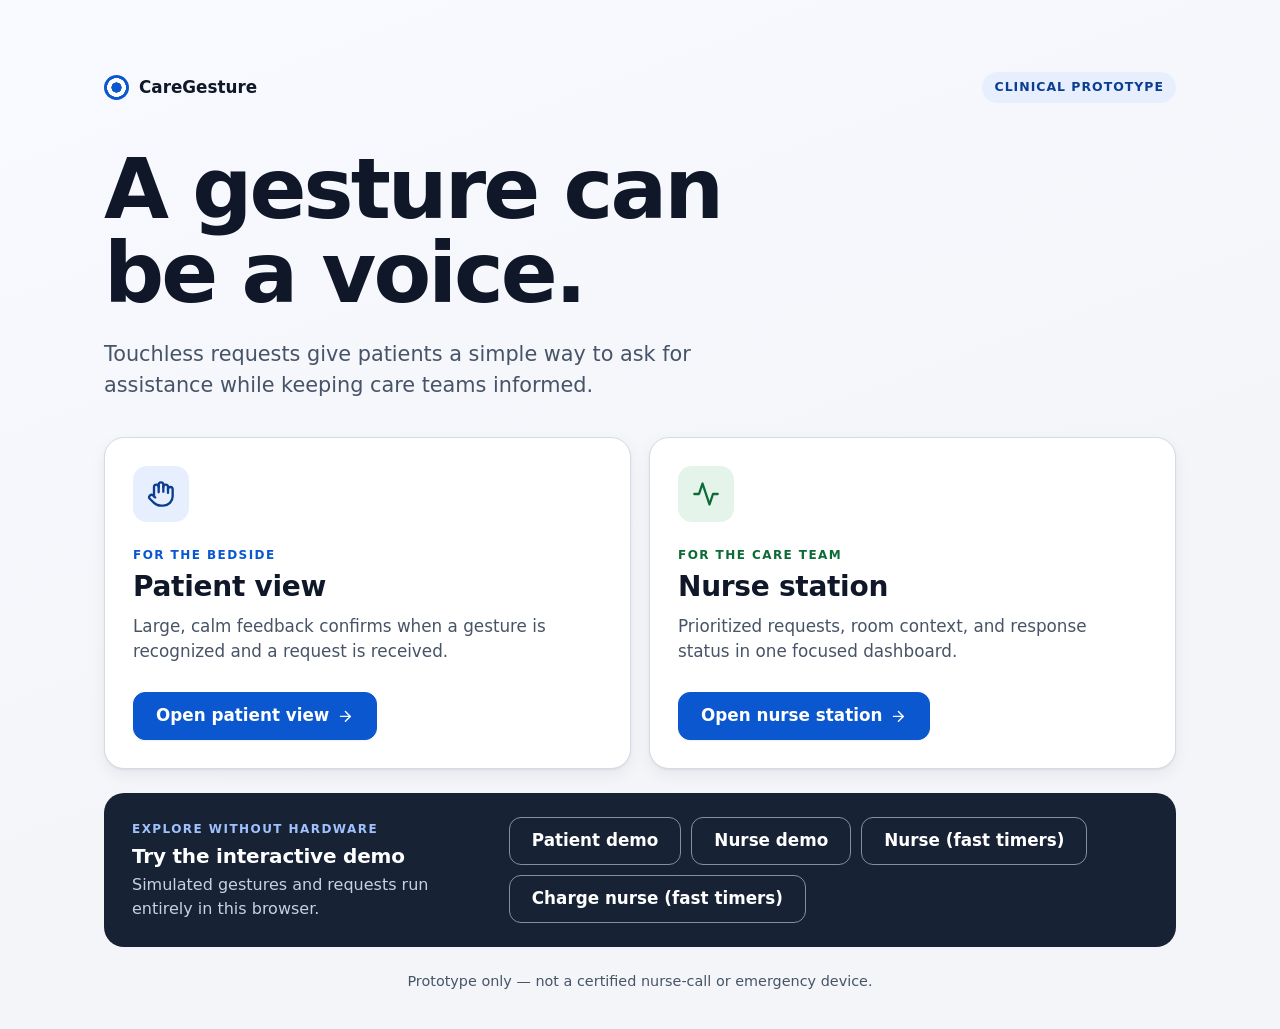
<file: frontend/index.html>
<!doctype html>
<html lang="en">
<head>
  <meta charset="utf-8">
  <meta name="viewport" content="width=device-width, initial-scale=1">
  <title>CareGesture</title>
  <link rel="stylesheet" href="styles.css?v=13">
</head>
<body class="launcher">
  <main>
    <header class="launcher-head">
      <div class="launcher-top">
        <div class="launcher-brand"><span class="brand-mark" aria-hidden="true"></span><span>CareGesture</span></div>
        <span class="prototype-pill">Clinical prototype</span>
      </div>
      <h1>A gesture can be a voice.</h1>
      <p>Touchless requests give patients a simple way to ask for assistance while keeping care teams informed.</p>
    </header>
    <section class="role-grid" aria-label="Choose a live view">
      <article class="role-card role-patient">
        <div class="role-icon" aria-hidden="true"><svg class="icon" viewBox="0 0 24 24" fill="none" stroke="currentColor" stroke-width="2" stroke-linecap="round" stroke-linejoin="round" aria-hidden="true" focusable="false"><path d="M18 11V6a2 2 0 0 0-2-2a2 2 0 0 0-2 2"/><path d="M14 10V4a2 2 0 0 0-2-2a2 2 0 0 0-2 2v2"/><path d="M10 10.5V6a2 2 0 0 0-2-2a2 2 0 0 0-2 2v8"/><path d="M18 8a2 2 0 1 1 4 0v6a8 8 0 0 1-8 8h-2c-2.8 0-4.5-.86-5.99-2.34l-3.6-3.6a2 2 0 0 1 2.83-2.82L7 15"/></svg></div>
        <p class="eyebrow">For the bedside</p>
        <h2>Patient view</h2>
        <p>Large, calm feedback confirms when a gesture is recognized and a request is received.</p>
        <a class="btn btn-primary" href="patient.html">Open patient view <svg class="icon" viewBox="0 0 24 24" fill="none" stroke="currentColor" stroke-width="2" stroke-linecap="round" stroke-linejoin="round" aria-hidden="true" focusable="false"><path d="M5 12h14"/><path d="m12 5 7 7-7 7"/></svg></a>
      </article>
      <article class="role-card role-nurse">
        <div class="role-icon" aria-hidden="true"><svg class="icon" viewBox="0 0 24 24" fill="none" stroke="currentColor" stroke-width="2" stroke-linecap="round" stroke-linejoin="round" aria-hidden="true" focusable="false"><path d="M22 12h-4l-3 9L9 3l-3 9H2"/></svg></div>
        <p class="eyebrow">For the care team</p>
        <h2>Nurse station</h2>
        <p>Prioritized requests, room context, and response status in one focused dashboard.</p>
        <a class="btn btn-primary" href="nurse.html">Open nurse station <svg class="icon" viewBox="0 0 24 24" fill="none" stroke="currentColor" stroke-width="2" stroke-linecap="round" stroke-linejoin="round" aria-hidden="true" focusable="false"><path d="M5 12h14"/><path d="m12 5 7 7-7 7"/></svg></a>
      </article>
    </section>
    <section class="demo-strip">
      <div><p class="eyebrow">Explore without hardware</p><h2>Try the interactive demo</h2><p>Simulated gestures and requests run entirely in this browser.</p></div>
      <div class="launcher-links">
        <a class="btn" href="patient.html?mock=1">Patient demo</a>
        <a class="btn" href="nurse.html?mock=1">Nurse demo</a>
        <a class="btn" href="nurse.html?mock=1&amp;overdue_s=10&amp;escalate_s=20">Nurse (fast timers)</a>
        <a class="btn" href="nurse.html?mock=1&amp;station=charge&amp;overdue_s=10&amp;escalate_s=20">Charge nurse (fast timers)</a>
      </div>
    </section>
    <footer class="launcher-note">Prototype only — not a certified nurse-call or emergency device.</footer>
  </main>
</body>
</html>
</file>
<file: frontend/styles.css>
/* CareGesture shared styles (Member 3). High contrast, large targets, no motion when reduced.
 *
 * Colour is reserved for meaning: blue = action, green = done / healthy, amber = needs a look,
 * red = waiting or broken. Surfaces stay neutral so a status colour is never competing with
 * decoration. System fonts on purpose: the screens must render with no internet on the ward LAN.
 */

:root {
  --bg: #f3f5f9;
  --surface: #ffffff;
  --surface-sunken: #f7f8fb;
  --surface-hover: #eef1f6;
  --surface-active: #e3e7ee;
  --ink: #182235;
  --ink-text: #e6e9f0;
  --ink-muted: #c8d1df;
  --text: #0f1728;
  --muted: #475467;
  --border: #d5dae3;
  --border-strong: #717b8c;
  --accent: #0b57d0;
  --accent-hover: #0846a8;
  --accent-active: #063a8c;
  --accent-ink: #ffffff;
  --ok: #0d6b37;
  --ok-hover: #0a552c;
  --ok-active: #084423;
  --ok-bg: #e4f4ea;
  --warn: #7a4a00;
  --warn-bg: #fff1d6;
  --danger: #a8231b;
  --danger-bg: #fde8e6;
  --danger-surface: #fff5f4;
  --info: #0b3d91;
  --info-bg: #e7efff;
  --info-bg-hover: #dbe7ff;
  --unknown: #4b5260;
  --unknown-bg: #eceef2;
  --focus: #ffb300;
  --radius-lg: 20px;
  --radius: 16px;
  --radius-sm: 10px;
  --radius-pill: 999px;
  --shadow: 0 1px 2px rgba(15, 23, 40, 0.06), 0 6px 16px rgba(15, 23, 40, 0.06);
  --shadow-raised: 0 1px 2px rgba(15, 23, 40, 0.08), 0 12px 28px rgba(15, 23, 40, 0.10);
  --page-max: 1100px;
  --gutter: 24px;
  font-family: system-ui, -apple-system, "Segoe UI", Roboto, "Helvetica Neue", Arial, sans-serif;
}

* { box-sizing: border-box; }
html, body { margin: 0; }
body {
  min-height: 100vh; background: var(--bg); color: var(--text); line-height: 1.5;
  -webkit-font-smoothing: antialiased; text-rendering: optimizeLegibility;
}
[hidden] { display: none !important; }
/* Dark ring inside an amber halo, so focus is visible on light and coloured surfaces alike. */
:focus-visible { outline: 3px solid var(--text); outline-offset: 2px; box-shadow: 0 0 0 8px var(--focus); }
h1, h2, h3 { line-height: 1.2; margin: 0; letter-spacing: -0.01em; }
.muted { color: var(--muted); }
.sr-only { position: absolute; width: 1px; height: 1px; margin: -1px; padding: 0; overflow: hidden; clip-path: inset(50%); white-space: nowrap; }
.eyebrow { margin: 0 0 6px; color: var(--accent); font-size: 0.75rem; font-weight: 800; letter-spacing: 0.12em; text-transform: uppercase; }
.icon { width: 1em; height: 1em; flex: none; display: block; }

/* ---------- brand ---------- */
.brand { display: inline-flex; align-items: center; gap: 10px; font-weight: 800; letter-spacing: -0.01em; }
.brand-mark {
  display: inline-block; width: 22px; height: 22px; flex: none; border-radius: 50%;
  background: radial-gradient(circle, var(--accent) 0 28%, #fff 30% 52%, var(--accent) 54%);
}

/* ---------- banners ---------- */
.banner { padding: 12px var(--gutter); font-weight: 700; font-size: 1.1rem; }
.banner-danger { background: var(--danger); color: #fff; }
.banner-warn { background: var(--warn-bg); color: var(--warn); border-bottom: 1px solid var(--warn); font-size: 1rem; }
.banner-demo { background: var(--ink); color: var(--ink-text); font-weight: 600; font-size: 0.9rem; padding: 8px var(--gutter); }

/* ---------- buttons ---------- */
.btn {
  display: inline-flex; align-items: center; justify-content: center; gap: 8px;
  font: inherit; font-weight: 700; font-size: 1.05rem; text-decoration: none;
  min-height: 48px; padding: 10px 22px; border-radius: 12px;
  border: 1.5px solid var(--border-strong); background: var(--surface); color: var(--text); cursor: pointer;
  box-shadow: 0 1px 2px rgba(15, 23, 40, 0.06);
  transition: background-color 0.15s ease-out, border-color 0.15s ease-out, box-shadow 0.15s ease-out;
}
.btn:focus-visible { box-shadow: 0 0 0 8px var(--focus); }
.btn:hover { background: var(--surface-hover); border-color: var(--text); }
.btn:active { box-shadow: none; background: var(--surface-active); }
.btn-primary { background: var(--accent); border-color: var(--accent); color: var(--accent-ink); }
.btn-primary:hover { background: var(--accent-hover); border-color: var(--accent-hover); }
.btn-primary:active { background: var(--accent-active); }
.btn-ok { background: var(--ok); border-color: var(--ok); color: #fff; }
.btn-ok:hover { background: var(--ok-hover); border-color: var(--ok-hover); }
.btn-ok:active { background: var(--ok-active); }
.btn:disabled { opacity: 0.6; cursor: progress; }
.btn-small { min-height: 44px; padding: 6px 14px; font-size: 0.92rem; border-radius: var(--radius-sm); }
.btn[aria-pressed="true"] { background: var(--info-bg); border-color: var(--accent); color: var(--info); }

/* ---------- badges and chips ---------- */
.badge, .chip {
  display: inline-flex; align-items: center; gap: 6px;
  font-weight: 700; border-radius: var(--radius-pill); padding: 3px 11px; font-size: 0.85rem; white-space: nowrap;
  border: 1.5px solid transparent;
}
.badge-new { background: var(--danger-bg); color: var(--danger); border-color: var(--danger); }
.badge-acknowledged { background: var(--warn-bg); color: var(--warn); border-color: var(--warn); }
.badge-resolved { background: var(--ok-bg); color: var(--ok); border-color: var(--ok); }
.badge-overdue { background: var(--danger); color: #fff; }
.badge-escalated { background: #6b0f0a; color: #fff; }
/* Healthy is the quiet state: plain text and a green tick. Only faults get a filled chip. */
.chip-ok { padding-inline: 4px; color: var(--muted); font-weight: 600; }
.chip-ok .icon { color: var(--ok); stroke-width: 3; }
.chip-bad { background: var(--danger-bg); color: var(--danger); border-color: var(--danger); }
.chip-unknown { background: var(--unknown-bg); color: var(--unknown); border-style: dashed; border-color: var(--unknown); }
.chip-warn { background: var(--warn-bg); color: var(--warn); border-color: var(--warn); }

/* ---------- panels ---------- */
.panel {
  background: var(--surface); border: 1px solid var(--border); border-radius: var(--radius);
  padding: 20px 22px; box-shadow: var(--shadow);
}
.panel h2 { font-size: 1.15rem; margin-bottom: 12px; }

/* ---------- page headers ---------- */
.patient-header, .nurse-header {
  display: flex; align-items: center; flex-wrap: wrap; gap: 14px;
  padding: 12px max(var(--gutter), calc((100vw - var(--page-max)) / 2 + var(--gutter)));
  background: var(--surface); border-bottom: 1px solid var(--border);
}

/* ---------- mock controls ---------- */
.mock-controls {
  margin: 8px auto 32px; max-width: calc(var(--page-max) - 2 * var(--gutter)); padding: 14px 18px;
  border: 1.5px dashed var(--border-strong); border-radius: var(--radius); background: var(--unknown-bg);
}
.mock-controls h2 {
  font-size: 0.8rem; margin-bottom: 10px; text-transform: uppercase; letter-spacing: 0.08em; color: var(--unknown);
}
.mock-controls .row { display: flex; flex-wrap: wrap; gap: 8px; align-items: center; }

/* =====================================================================
   Patient view
   ===================================================================== */
.patient { --page-max: 1240px; }
.patient main {
  max-width: var(--page-max); margin: 0 auto; padding: 24px var(--gutter) 32px;
  display: grid; gap: 24px; align-items: start;
}
.patient-header { font-size: 1.2rem; }
.room-tag {
  font-weight: 700; font-size: 1.05rem; padding: 4px 14px; border-radius: var(--radius-pill);
  background: var(--info-bg); color: var(--info);
}
.env-mini { margin-left: auto; font-weight: 500; font-size: 1.05rem; color: var(--muted); font-variant-numeric: tabular-nums; }
.env-mini.stale { color: var(--warn); font-weight: 700; }

/* The state panel is the one thing a patient must be able to read from the bed. */
.state-panel {
  --state: var(--accent); --state-bg: var(--surface);
  border-radius: var(--radius-lg); padding: 36px 32px 32px; text-align: center;
  border: 2px solid var(--state); background: var(--state-bg); box-shadow: var(--shadow-raised);
  /* No colour transitions: a status must never be shown in a half-way colour. */
}
.state-icon {
  position: relative; display: grid; place-items: center; margin: 0 auto 20px;
  width: clamp(88px, 13vw, 120px); aspect-ratio: 1; border-radius: 50%;
  background: var(--state); color: #fff; line-height: 1;
  font-size: clamp(2.6rem, 7vw, 3.75rem);
}
.state-icon .icon { width: 0.95em; height: 0.95em; stroke-width: 2.25; }
.state-panel h1 { font-size: clamp(2.2rem, 6vw, 4rem); font-weight: 800; letter-spacing: -0.02em; }
.state-panel p { font-size: clamp(1.25rem, 3vw, 1.7rem); margin: 12px 0 0; }
.state-ready { --state: var(--accent); }
.state-ready p { color: var(--muted); }
.state-recognizing { --state: var(--info); --state-bg: var(--info-bg); color: var(--info); }
.state-sent { --state: var(--ok); --state-bg: var(--ok-bg); color: var(--ok); }
.state-rejected { --state: var(--warn); --state-bg: var(--warn-bg); color: var(--warn); }
.state-offline { --state: var(--danger); --state-bg: var(--danger-bg); color: var(--danger); }
.state-connecting { --state: var(--unknown); --state-bg: var(--unknown-bg); color: var(--unknown); }
/* While recognizing, the disc shows the hand emoji, so keep it light. */
.state-recognizing .state-icon { background: #fff; box-shadow: inset 0 0 0 3px var(--state); }
/* A slow ring shows the camera is watching. */
.state-ready .state-icon::after {
  content: ""; position: absolute; inset: 0; border-radius: 50%;
  border: 3px solid var(--state); animation: watching 2.4s ease-out infinite;
}
@keyframes watching { 0% { transform: scale(1); opacity: 0.55; } 100% { transform: scale(1.45); opacity: 0; } }

.hold-progress {
  height: 22px; margin: 26px auto 0; max-width: 560px; border-radius: var(--radius-pill);
  background: #fff; border: 2px solid currentColor; overflow: hidden; padding: 3px;
}
.hold-bar { height: 100%; width: 0; border-radius: var(--radius-pill); background: currentColor; transition: width 0.3s linear; }

/* Camera preview: a secondary tool, separated from the status by a hairline. */
.camera-preview {
  display: grid; gap: 12px; margin-top: 28px; padding-top: 18px;
  border-top: 1px solid color-mix(in srgb, var(--state) 22%, var(--border));
}
.camera-toolbar {
  display: flex; align-items: center; justify-content: center; gap: 18px;
  color: var(--muted); text-align: left;
}
.camera-toolbar h2 { margin: 0; color: var(--text); font-size: 1rem; letter-spacing: 0; }
.camera-toolbar p { margin: 2px 0 0; font-size: 0.9rem; color: var(--muted); }
.camera-toggle {
  display: inline-flex; align-items: center; gap: 8px; flex: none; min-height: 44px; padding: 7px 16px 7px 12px;
  border: 1.5px solid transparent; border-radius: var(--radius-pill); background: var(--info-bg); color: var(--info);
  font: inherit; font-size: 0.95rem; font-weight: 700; cursor: pointer;
  transition: background-color 0.15s ease-out, border-color 0.15s ease-out;
}
.camera-toggle:hover { background: var(--info-bg-hover); border-color: var(--accent); }
.camera-toggle:active { background: var(--info-bg-hover); }
.camera-toggle:disabled { opacity: 0.6; cursor: progress; }
.camera-toggle-icon {
  display: grid; place-items: center; width: 24px; height: 24px; border-radius: 50%;
  background: var(--accent); color: #fff; font-size: 13px; line-height: 1;
}
.camera-stage {
  position: relative; overflow: hidden; border-radius: var(--radius);
  width: 100%; aspect-ratio: 4 / 3; background: #111827; border: 1px solid rgba(15, 23, 40, 0.18); box-shadow: var(--shadow);
}
.camera-stage video { display: block; width: 100%; height: 100%; object-fit: cover; transform: scaleX(-1); }
.camera-private {
  position: absolute; left: 10px; top: 10px; padding: 5px 10px; border-radius: var(--radius-pill);
  background: rgba(15, 23, 40, 0.78); color: #fff; font-size: 0.78rem; font-weight: 700;
}
.camera-private span { color: #4ade80; margin-right: 5px; }
.camera-message { margin: 0; padding: 10px 12px; border-radius: var(--radius-sm); background: var(--warn-bg); color: var(--warn); font-size: 1rem; font-weight: 700; }
.state-panel .camera-message { font-size: 1rem; margin: 0; }

/* With the preview open, status and video sit side by side. */
.state-panel:has(.camera-stage:not([hidden])) {
  display: grid; grid-template-columns: minmax(0, 1fr) minmax(280px, 380px); align-items: center; gap: 30px;
  padding: 28px 32px; text-align: left;
}
.state-panel:has(.camera-stage:not([hidden])) .state-icon { margin-left: 0; width: 92px; }
.state-panel:has(.camera-stage:not([hidden])) .state-status h1 { font-size: clamp(2.2rem, 4.5vw, 3.25rem); }
.state-panel:has(.camera-stage:not([hidden])) .camera-preview { margin: 0; padding: 0; border: 0; }
.state-panel:has(.camera-stage:not([hidden])) .camera-toolbar { justify-content: flex-end; order: 2; }
.state-panel:has(.camera-stage:not([hidden])) .camera-toolbar > div { display: none; }
.state-panel:has(.camera-stage:not([hidden])) .camera-stage { order: 1; }
.state-panel:has(.camera-stage:not([hidden])) .camera-message { order: 3; }

.last-request h2 { font-size: 1.2rem; margin-bottom: 14px; }
.last-request.panel { padding: 22px 24px; }
.last-type { font-size: 1.8rem; font-weight: 800; display: flex; align-items: center; gap: 14px; letter-spacing: -0.01em; }
.type-symbol, .req-icon {
  display: grid; place-items: center; flex: none; width: 52px; height: 52px; border-radius: 14px;
  background: var(--info-bg); color: var(--info); font-size: 1.75rem; line-height: 1;
}
.last-msg { font-size: 1.3rem; margin: 10px 0 20px; }
.reply-block { margin: 14px 0 0; padding: 14px 18px; border-radius: var(--radius); background: var(--info-bg); border: 1.5px solid var(--info); color: var(--info); }
.reply-label { font-size: 0.8rem; font-weight: 800; text-transform: uppercase; letter-spacing: 0.1em; }
.reply-text { margin-top: 4px; font-size: clamp(1.5rem, 4vw, 2.2rem); font-weight: 800; line-height: 1.2; color: var(--text); }
.reply-time { margin-top: 4px; font-size: 0.95rem; color: var(--muted); }
.reply-banner { grid-area: reply; margin: 0; padding: 18px 24px; border-radius: var(--radius-lg); box-shadow: var(--shadow-raised); }
/* Request pipeline. The line shimmers only while the request is still in progress. */
.steps {
  --progress: 0%; list-style: none; position: relative; padding: 0; margin: 0;
  display: grid; grid-template-columns: repeat(3, 1fr); gap: 8px;
}
.steps.steps-1 { --progress: 50%; }
.steps.steps-2 { --progress: 100%; }
.steps::before, .steps::after {
  content: ""; position: absolute; z-index: 0; top: 10px; left: 16.666%; height: 5px; border-radius: var(--radius-pill);
}
.steps::before { right: 16.666%; background: var(--border); }
.steps::after {
  width: calc(var(--progress) * 0.6667);
  background: linear-gradient(90deg, var(--ok) 0 38%, #65d996 48%, var(--ok) 58% 100%);
  background-size: 90px 100%; animation: pipeline-train 1.25s linear infinite;
}
.steps.steps-2::after { background: var(--ok); animation: none; }
@keyframes pipeline-train { to { background-position: 90px 0; } }
.steps li { position: relative; z-index: 1; padding-top: 29px; text-align: center; font-weight: 700; font-size: 1.05rem; color: var(--muted); }
.steps li::before {
  content: ""; position: absolute; top: 2px; left: 50%; width: 18px; height: 18px; transform: translateX(-50%);
  border: 4px solid var(--surface); border-radius: 50%; background: var(--border-strong); box-shadow: 0 0 0 2px var(--border);
}
.steps li.done { color: var(--ok); }
.steps li.done::before { background: var(--ok); box-shadow: 0 0 0 2px var(--ok); }
.steps li.current { color: var(--text); }
.steps li.current::before { background: #fff; box-shadow: 0 0 0 3px var(--ok), 0 0 0 7px var(--ok-bg); }

/* With no request yet, the panel shrinks to one quiet line. */
.last-request.panel:has(#last-request > p.muted:only-child) {
  display: flex; align-items: baseline; flex-wrap: wrap; gap: 6px 16px; padding: 14px 24px;
  background: transparent; border-style: dashed; border-color: var(--border-strong); box-shadow: none;
}
.last-request.panel:has(#last-request > p.muted:only-child) h2 { margin: 0; font-size: 1.1rem; }
.last-request.panel:has(#last-request > p.muted:only-child) p { margin: 0; font-size: 1.1rem; }

/* Gesture guide: one row per gesture, hand shape first, meaning beside it. */
.guide h2 { font-size: 1.2rem; margin-bottom: 6px; }
.guide-hint { margin: 0 0 16px; color: var(--muted); font-size: 1rem; }
.guide-list { list-style: none; padding: 0; margin: 0; display: grid; grid-template-columns: repeat(3, 1fr); gap: 12px; }
.guide-list li {
  display: grid; grid-template-columns: auto minmax(0, 1fr); align-items: center; column-gap: 18px;
  background: var(--surface); border: 1px solid var(--border); border-radius: var(--radius);
  padding: 14px 20px; box-shadow: var(--shadow);
}
.guide-icon { grid-row: 1 / span 2; font-size: 3.4rem; line-height: 1.15; }
.guide-gesture {
  align-self: end; font-size: 0.82rem; font-weight: 700; color: var(--muted);
  text-transform: uppercase; letter-spacing: 0.08em;
}
.guide-means {
  align-self: start; font-size: 1.4rem; font-weight: 800; letter-spacing: -0.01em;
  display: flex; align-items: center; gap: 8px;
}
.guide-means .icon { color: var(--accent); }

/* Wide screens: the guide stays beside the status, so nothing needed sits below the fold. */
@media (min-width: 1000px) {
  .patient main { grid-template-columns: minmax(0, 1fr) 340px; grid-template-areas: "state guide" "last guide"; }
  .state-panel { grid-area: state; }
  .last-request { grid-area: last; }
  .guide { grid-area: guide; }
  .patient main:has(#reply-banner:not([hidden])) { grid-template-areas: "reply guide" "state guide" "last guide"; }
  .guide-list { grid-template-columns: 1fr; }
}
/* Tablet: three narrow cards, so stack hand over meaning. */
@media (min-width: 701px) and (max-width: 999px) {
  .guide-list li { grid-template-columns: 1fr; justify-items: center; text-align: center; padding: 18px 12px; }
  .guide-icon { grid-row: auto; }
  .guide-gesture { margin-top: 6px; }
}

/* =====================================================================
   Nurse view
   ===================================================================== */
.nurse { --page-max: 1300px; }
/* Health stays in view while the queue scrolls. */
.nurse-header { position: sticky; top: 0; z-index: 10; }
.nurse-header h1 { font-size: 1.3rem; margin-right: auto; display: flex; align-items: center; gap: 10px; }
.h1-sub { font-weight: 500; color: var(--muted); }
.health { display: flex; flex-wrap: wrap; gap: 4px 10px; align-items: center; }
.nurse-main {
  max-width: var(--page-max); margin: 0 auto; padding: 24px var(--gutter) 32px;
  display: grid; grid-template-columns: minmax(0, 1.7fr) minmax(300px, 1fr); gap: 24px; align-items: start;
}
.nurse-main h2 { font-size: 1.5rem; }
.section-head { display: flex; align-items: flex-end; justify-content: space-between; gap: 10px; margin-bottom: 14px; }
.count { font-weight: 700; color: var(--muted); font-variant-numeric: tabular-nums; }
.request-list { display: grid; gap: 14px; }
.side { display: grid; gap: 16px; }
/* Side panels are secondary: small label-style titles keep the request list dominant. */
.side .panel h2 {
  font-size: 0.8rem; text-transform: uppercase; letter-spacing: 0.08em; color: var(--muted); margin-bottom: 14px;
}

.empty {
  padding: 40px 32px; text-align: center; font-size: 1.1rem; color: var(--muted);
  border: 1.5px dashed var(--border-strong); border-radius: var(--radius); background: var(--surface-sunken);
}

.req-card {
  --stripe: var(--border-strong);
  position: relative; background: var(--surface); border: 1px solid var(--border);
  border-radius: var(--radius); padding: 18px 20px 18px 26px;
  /* Wait time on the left, action on the right of the same row, so cards stay short. */
  display: grid; grid-template-columns: minmax(0, 1fr) auto; align-items: center; gap: 12px 16px;
  box-shadow: inset 6px 0 0 var(--stripe), var(--shadow);
}
.req-top, .req-env, .req-error { grid-column: 1 / -1; }
.req-meta { grid-column: 1; grid-row: 2; }
.req-actions { grid-column: 2; grid-row: 2; }
.req-card.status-new { --stripe: var(--danger); }
.req-card.status-acknowledged { --stripe: var(--warn); }
.req-card.overdue { --stripe: var(--danger); border-color: var(--danger); background: var(--danger-surface); }
.req-card.fresh::after {
  content: ""; position: absolute; inset: 0; border-radius: inherit; pointer-events: none;
  animation: fresh 1.2s ease-out 2;
}
@keyframes fresh { 0% { box-shadow: 0 0 0 0 rgba(168, 35, 27, 0.55); } 100% { box-shadow: 0 0 0 14px rgba(168, 35, 27, 0); } }
.req-top { display: flex; align-items: center; gap: 14px; flex-wrap: wrap; }
.req-card.status-new .req-icon { background: var(--danger-bg); color: var(--danger); }
.req-card.status-acknowledged .req-icon { background: var(--warn-bg); color: var(--warn); }
.req-type { font-size: 1.4rem; font-weight: 800; letter-spacing: -0.01em; }
.req-room { font-size: 0.95rem; color: var(--muted); font-weight: 600; }
.req-badges { margin-left: auto; display: flex; gap: 8px; flex-wrap: wrap; }
.req-meta {
  display: flex; flex-direction: column-reverse; align-items: flex-start; gap: 0;
  font-size: 0.95rem; color: var(--muted); font-variant-numeric: tabular-nums;
}
/* How long the patient has waited is the triage signal, so it is the loudest line on the card. */
.req-wait { font-weight: 800; font-size: 1.3rem; color: var(--text); letter-spacing: -0.01em; line-height: 1.25; }
.req-card.overdue .req-wait { color: var(--danger); }
/* Once a nurse has seen it, the clock matters less. */
.req-card.status-acknowledged .req-wait { font-size: 1.05rem; font-weight: 700; }
.req-env { font-size: 0.98rem; padding: 8px 12px; border-radius: var(--radius-sm); background: var(--info-bg); color: var(--info); }
.req-env.stale { background: var(--warn-bg); color: var(--warn); font-weight: 700; }
.req-actions { display: flex; gap: 10px; flex-wrap: wrap; }
.req-actions .btn { min-width: 148px; }
.req-replies { grid-column: 1 / -1; display: flex; flex-wrap: wrap; align-items: center; gap: 8px; padding-top: 12px; border-top: 1px solid var(--border); }
.req-replies-label { flex: none; margin-right: 4px; font-size: 0.8rem; font-weight: 700; text-transform: uppercase; letter-spacing: 0.08em; color: var(--muted); }
.req-replied { grid-column: 1 / -1; display: flex; align-items: center; gap: 8px; font-weight: 700; color: var(--ok); }
.req-replied .icon { stroke-width: 3; }
.req-escalation { grid-column: 1 / -1; padding: 8px 12px; border-radius: var(--radius-sm); background: #6b0f0a; color: #fff; font-weight: 700; }
.req-card.escalated { --stripe: #6b0f0a; border: 2px solid #6b0f0a; animation: escalate 1.6s ease-in-out infinite; }
@keyframes escalate { 0%, 100% { box-shadow: inset 6px 0 0 var(--stripe), var(--shadow), 0 0 0 0 rgba(107, 15, 10, 0.45); } 50% { box-shadow: inset 6px 0 0 var(--stripe), var(--shadow), 0 0 0 8px rgba(107, 15, 10, 0); } }
.charge .nurse-header { border-bottom: 4px solid #6b0f0a; }
.req-error { margin: 0; color: var(--danger); font-weight: 700; }

.env-big { display: flex; gap: 32px; flex-wrap: wrap; }
.env-value { font-size: 2.3rem; font-weight: 800; letter-spacing: -0.02em; line-height: 1.1; font-variant-numeric: tabular-nums; }
.env-label { color: var(--muted); font-weight: 600; font-size: 0.92rem; margin-top: 2px; }
.env-note { margin: 12px 0 0; font-size: 0.88rem; color: var(--muted); }
.env-age { margin: 12px 0 0; font-weight: 600; font-size: 0.95rem; font-variant-numeric: tabular-nums; }
.env-age.stale { color: var(--warn); font-weight: 800; }

.insights-table { width: 100%; border-collapse: collapse; font-size: 0.95rem; font-variant-numeric: tabular-nums; }
.insights-table th, .insights-table td { text-align: left; padding: 8px 6px; border-bottom: 1px solid var(--border); }
.insights-table th { color: var(--muted); font-weight: 700; font-size: 0.82rem; }
.insights-table th:not(:first-child), .insights-table td:not(:first-child) { text-align: right; }
.insights-table tbody tr:last-child td { border-bottom: 0; }
.insight-callout { margin: 12px 0 0; padding: 10px 12px; border-radius: var(--radius-sm); background: var(--warn-bg); color: var(--warn); font-weight: 700; }
.insight-note { margin: 10px 0 0; font-size: 0.88rem; color: var(--muted); }
#notice { margin: 0 0 14px; }

.resolved-list { list-style: none; padding: 0; margin: 0; display: grid; }
.resolved-list li { padding: 9px 0; border-bottom: 1px solid var(--border); font-size: 0.95rem; font-variant-numeric: tabular-nums; }
.resolved-list li:first-child { padding-top: 0; }
.resolved-list li:last-child { border-bottom: 0; padding-bottom: 0; }

.alert-settings { display: grid; gap: 14px; }
.alert-settings .field { display: grid; gap: 6px; font-weight: 600; font-size: 0.95rem; }
.alert-settings input[type="range"] { width: 100%; min-height: 28px; accent-color: var(--accent); }
.alert-settings .check { display: flex; align-items: center; gap: 10px; font-weight: 600; font-size: 0.95rem; min-height: 44px; }
.alert-settings input[type="checkbox"] { width: 22px; height: 22px; accent-color: var(--accent); flex: none; }
.alert-settings .row { display: flex; flex-wrap: wrap; gap: 8px; }

/* =====================================================================
   Launcher
   ===================================================================== */
.launcher { --page-max: 1120px; background: linear-gradient(160deg, #f8faff 0%, var(--bg) 60%); }
.launcher main { max-width: var(--page-max); margin: 0 auto; padding: clamp(32px, 6vw, 72px) var(--gutter) 36px; display: grid; gap: 24px; }
.launcher-head { padding: 0 0 12px; }
.launcher-top { display: flex; align-items: center; justify-content: space-between; flex-wrap: wrap; gap: 12px; margin-bottom: 44px; }
.launcher-brand { display: flex; align-items: center; gap: 10px; font-size: 1.05rem; font-weight: 800; }
.launcher-brand .brand-mark { width: 25px; height: 25px; }
.prototype-pill { padding: 6px 12px; border-radius: var(--radius-pill); background: var(--info-bg); color: var(--info); font-size: 0.78rem; font-weight: 800; text-transform: uppercase; letter-spacing: 0.08em; }
.launcher-head h1 { max-width: 700px; font-size: clamp(2.7rem, 7vw, 5.25rem); line-height: 1; letter-spacing: -0.035em; }
.launcher-head > p { max-width: 620px; margin: 24px 0 0; color: var(--muted); font-size: clamp(1.08rem, 2vw, 1.3rem); }
.role-grid { display: grid; grid-template-columns: repeat(2, 1fr); gap: 18px; }
.role-card {
  padding: 28px; border: 1px solid var(--border); border-radius: var(--radius-lg);
  background: var(--surface); box-shadow: var(--shadow);
  display: flex; flex-direction: column; align-items: flex-start;
}
.role-icon {
  display: grid; place-items: center; width: 56px; height: 56px; margin-bottom: 24px; border-radius: 14px;
  background: var(--info-bg); color: var(--info); font-size: 1.75rem;
}
.role-nurse .role-icon { background: var(--ok-bg); color: var(--ok); }
.role-nurse .eyebrow { color: var(--ok); }
.role-card h2 { font-size: 1.75rem; }
.role-card > p:not(.eyebrow) { max-width: 450px; margin: 10px 0 28px; color: var(--muted); font-size: 1.05rem; }
.role-card .btn { margin-top: auto; }
.demo-strip {
  display: flex; align-items: center; justify-content: space-between; gap: 24px; padding: 24px 28px;
  border-radius: var(--radius-lg); background: var(--ink); color: #fff;
}
.demo-strip .eyebrow { color: #9fc2ff; }
.demo-strip h2 { font-size: 1.25rem; }
.demo-strip p:not(.eyebrow) { margin: 5px 0 0; color: var(--ink-muted); }
.demo-strip .btn { border-color: #8390a3; background: transparent; color: #fff; box-shadow: none; }
.demo-strip .btn:hover { background: #2b3850; border-color: #fff; }
.demo-strip .btn:active { background: #354462; }
.demo-strip :focus-visible { outline-color: #fff; }
.launcher-links { display: flex; flex-wrap: wrap; gap: 10px; }
.launcher-note { color: var(--muted); font-size: 0.9rem; text-align: center; }

/* =====================================================================
   Responsive
   ===================================================================== */
@media (max-width: 900px) {
  .nurse-main { grid-template-columns: 1fr; }
  .nurse-header { position: static; align-items: flex-start; }
  .health { order: 3; width: 100%; }
}
@media (max-width: 700px) {
  :root { --gutter: 16px; }
  .guide-list { grid-template-columns: 1fr; }
  .steps li { font-size: 0.95rem; }
  .state-panel { padding: 28px 18px 24px; }
  .patient-header { padding-block: 10px; gap: 10px; }
  .patient-header .brand { display: none; }
  .room-tag, .env-mini { font-size: 0.9rem; }
  .patient main { padding-block: 16px 24px; gap: 18px; }
  .camera-toolbar { flex-direction: column; gap: 12px; text-align: center; }
  .camera-toggle { width: 100%; justify-content: center; }
  .state-panel:has(.camera-stage:not([hidden])) { grid-template-columns: 1fr; padding: 24px 18px; text-align: center; }
  .state-panel:has(.camera-stage:not([hidden])) .state-icon { margin-left: auto; }
  .role-grid { grid-template-columns: 1fr; }
  .role-card { padding: 24px; }
  .demo-strip { align-items: flex-start; flex-direction: column; }
  .demo-strip .launcher-links, .demo-strip .btn { width: 100%; }
  .launcher-top { margin-bottom: 28px; }
}
@media (max-width: 560px) {
  .nurse-header h1 { width: 100%; margin-bottom: 2px; }
  .nurse-header #sound-toggle { width: 100%; }
  .chip { font-size: 0.8rem; padding: 3px 8px; }
  .chip-ok { padding-inline: 2px; }
  .nurse-main { padding-block: 18px 26px; gap: 18px; }
  .side .panel { padding: 18px; }
  .env-big { gap: 24px; }
  .env-value { font-size: 2rem; }
  .mock-controls { margin-inline: var(--gutter); }
}
@media (max-width: 480px) {
  .req-card { grid-template-columns: 1fr; }
  .req-actions { grid-column: 1; grid-row: auto; }
  .req-actions .btn { width: 100%; }
}
@media (prefers-reduced-motion: reduce) {
  *, *::before, *::after { animation: none !important; transition: none !important; }
}
</file>
